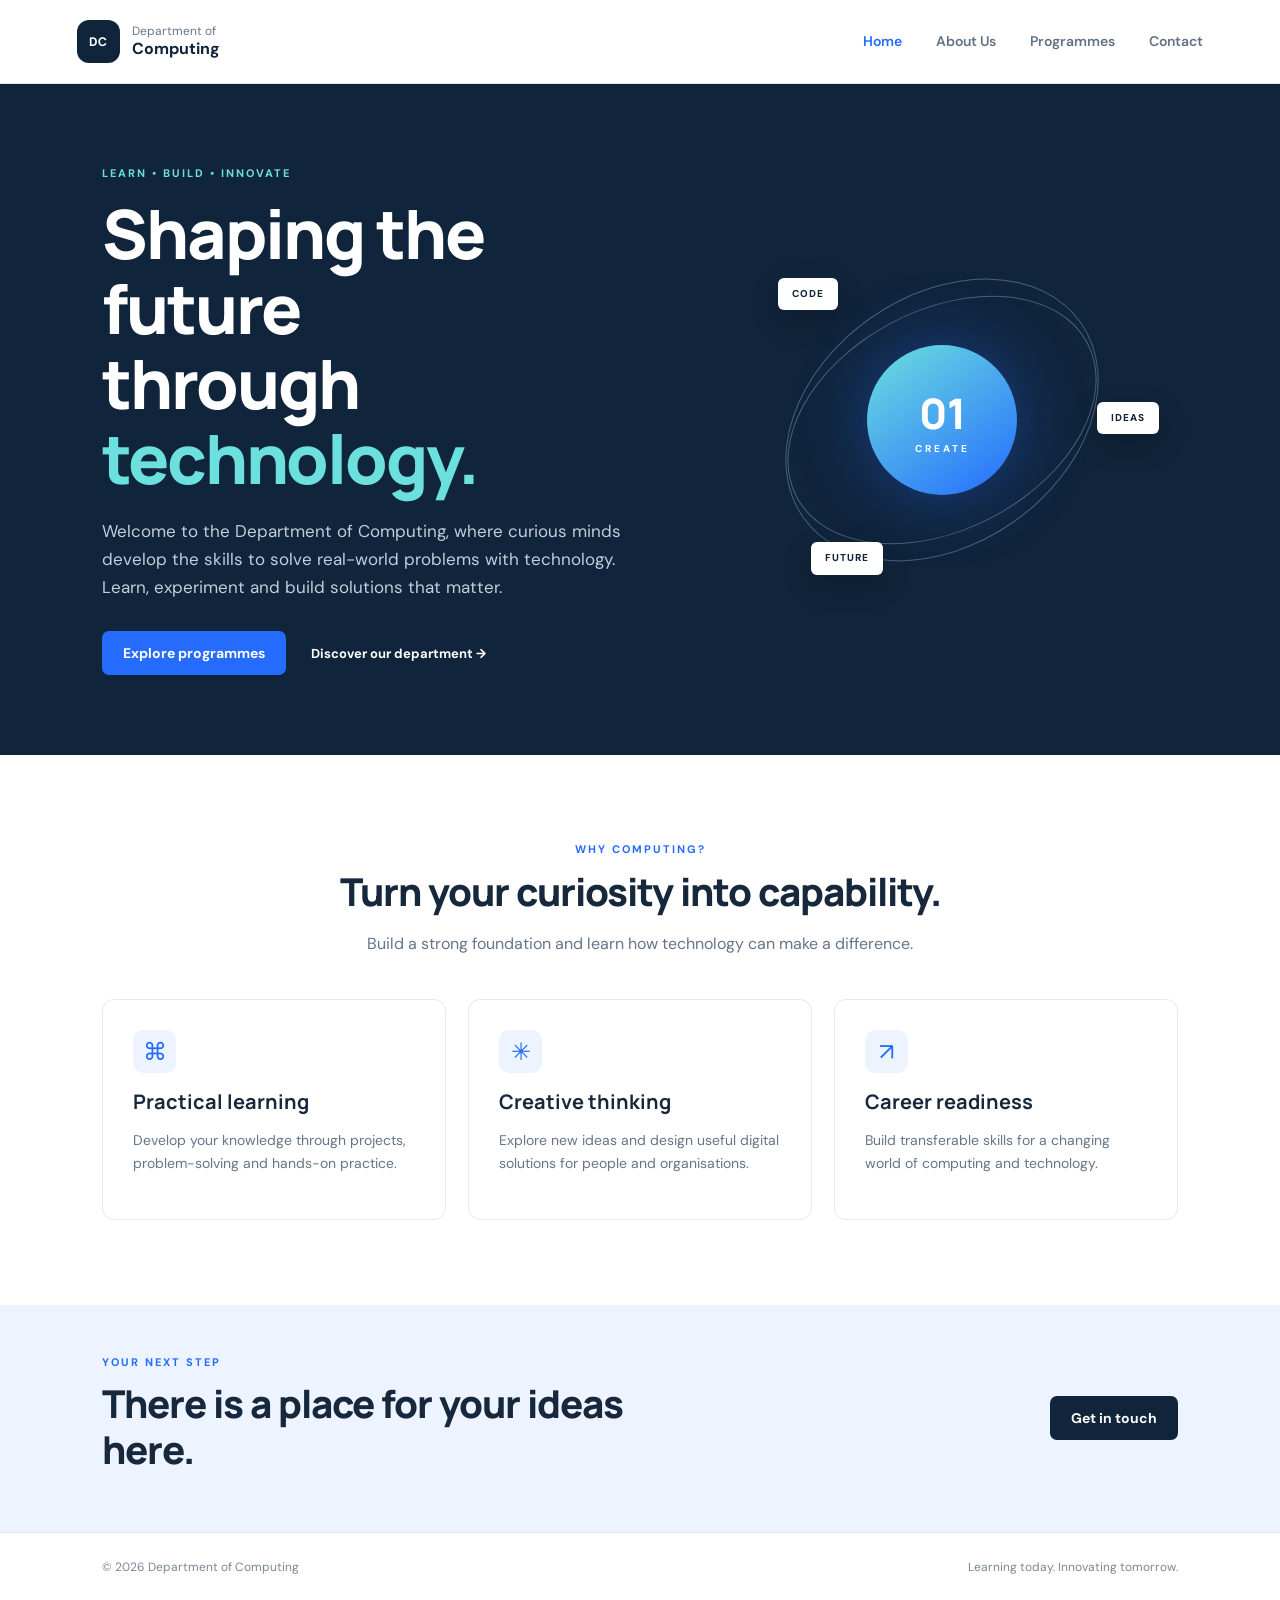
<file: index.html>
<!DOCTYPE html>
<html lang="en">
<head>
  <meta charset="UTF-8">
  <meta name="viewport" content="width=device-width, initial-scale=1.0">
  <meta name="description" content="Department of Computing - learning, innovation and research.">
  <title>Department of Computing | Home</title>
  <link rel="stylesheet" href="css/style.css">
</head>
<body>
  <header class="site-header">
    <a class="brand" href="index.html"><span class="brand-mark">DC</span><span>Department of<br><strong>Computing</strong></span></a>
    <button class="menu-toggle" aria-label="Toggle navigation" aria-expanded="false">☰</button>
    <nav class="nav">
      <a class="active" href="index.html">Home</a><a href="about.html">About Us</a>
      <a href="programmes.html">Programmes</a><a href="contact.html">Contact</a>
    </nav>
  </header>
  <main>
    <section class="hero">
      <div class="hero-content">
        <p class="eyebrow">LEARN • BUILD • INNOVATE</p>
        <h1>Shaping the future<br>through <span>technology.</span></h1>
        <p>Welcome to the Department of Computing, where curious minds develop the skills to solve real-world problems with technology. Learn, experiment and build solutions that matter.</p>
        <div class="hero-actions"><a class="btn" href="programmes.html">Explore programmes</a><a class="text-link" href="about.html">Discover our department →</a></div>
      </div>
      <div class="hero-art" aria-label="Abstract technology illustration"><div class="orbit orbit-one"></div><div class="orbit orbit-two"></div><div class="core">01<br><small>CREATE</small></div><span class="float-tag tag-a">CODE</span><span class="float-tag tag-b">IDEAS</span><span class="float-tag tag-c">FUTURE</span></div>
    </section>
    <section class="section">
      <div class="section-heading"><p class="eyebrow">WHY COMPUTING?</p><h2>Turn your curiosity into capability.</h2><p>Build a strong foundation and learn how technology can make a difference.</p></div>
      <div class="cards three">
        <article class="info-card"><div class="card-icon">⌘</div><h3>Practical learning</h3><p>Develop your knowledge through projects, problem-solving and hands-on practice.</p></article>
        <article class="info-card"><div class="card-icon">✳</div><h3>Creative thinking</h3><p>Explore new ideas and design useful digital solutions for people and organisations.</p></article>
        <article class="info-card"><div class="card-icon">↗</div><h3>Career readiness</h3><p>Build transferable skills for a changing world of computing and technology.</p></article>
      </div>
    </section>
    <section class="cta"><div><p class="eyebrow">YOUR NEXT STEP</p><h2>There is a place for your ideas here.</h2></div><a class="btn btn-light" href="contact.html">Get in touch</a></section>
  </main>
  <footer><span>© 2026 Department of Computing</span><span>Learning today. Innovating tomorrow.</span></footer>
  <script src="js/main.js"></script>
</body></html>
</file>
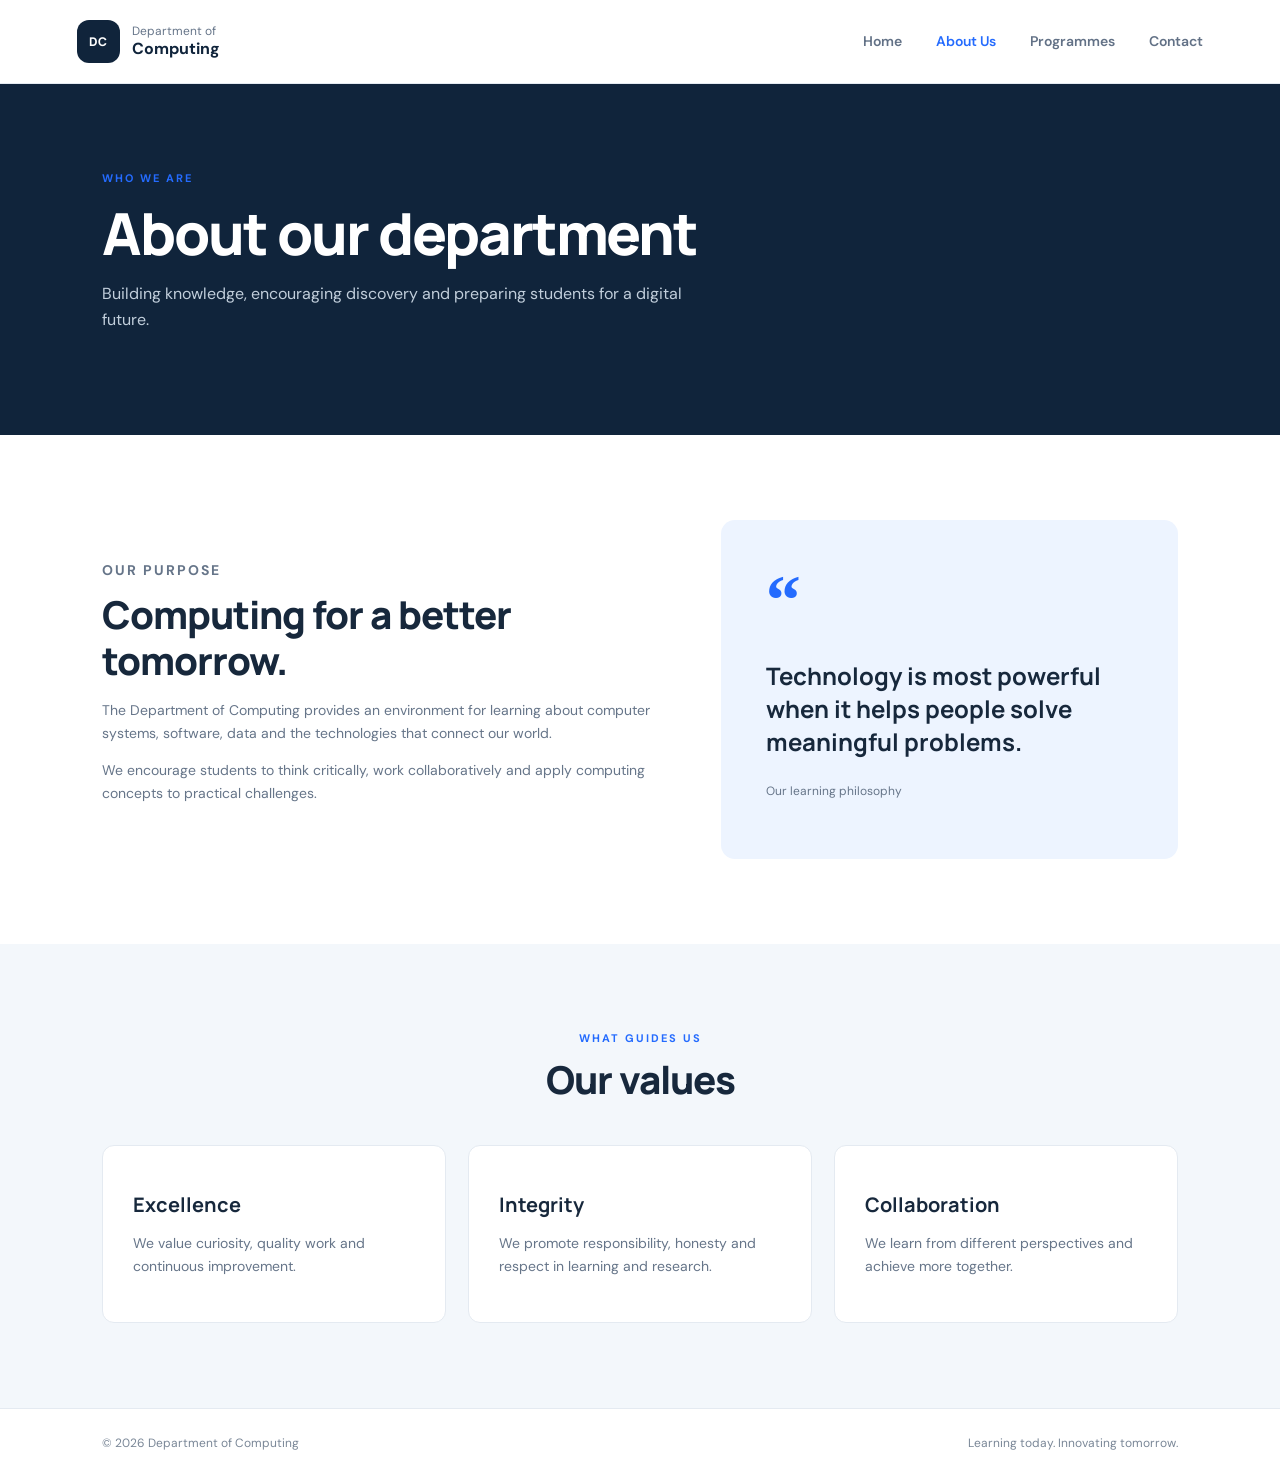
<file: about.html>
<!DOCTYPE html>
<html lang="en"><head><meta charset="UTF-8"><meta name="viewport" content="width=device-width, initial-scale=1.0"><title>About Us | Department of Computing</title><link rel="stylesheet" href="css/style.css"></head>
<body><header class="site-header"><a class="brand" href="index.html"><span class="brand-mark">DC</span><span>Department of<br><strong>Computing</strong></span></a><button class="menu-toggle" aria-label="Toggle navigation" aria-expanded="false">☰</button><nav class="nav"><a href="index.html">Home</a><a class="active" href="about.html">About Us</a><a href="programmes.html">Programmes</a><a href="contact.html">Contact</a></nav></header>
<main><section class="page-hero"><p class="eyebrow">WHO WE ARE</p><h1>About our department</h1><p>Building knowledge, encouraging discovery and preparing students for a digital future.</p></section>
<section class="section split"><div><p class="eyebrow">OUR PURPOSE</p><h2>Computing for a better tomorrow.</h2><p>The Department of Computing provides an environment for learning about computer systems, software, data and the technologies that connect our world.</p><p>We encourage students to think critically, work collaboratively and apply computing concepts to practical challenges.</p></div><div class="quote-panel"><span class="quote-mark">“</span><h3>Technology is most powerful when it helps people solve meaningful problems.</h3><p>Our learning philosophy</p></div></section>
<section class="section muted"><div class="section-heading"><p class="eyebrow">WHAT GUIDES US</p><h2>Our values</h2></div><div class="cards three"><article class="info-card"><h3>Excellence</h3><p>We value curiosity, quality work and continuous improvement.</p></article><article class="info-card"><h3>Integrity</h3><p>We promote responsibility, honesty and respect in learning and research.</p></article><article class="info-card"><h3>Collaboration</h3><p>We learn from different perspectives and achieve more together.</p></article></div></section></main>
<footer><span>© 2026 Department of Computing</span><span>Learning today. Innovating tomorrow.</span></footer><script src="js/main.js"></script></body></html>
</file>
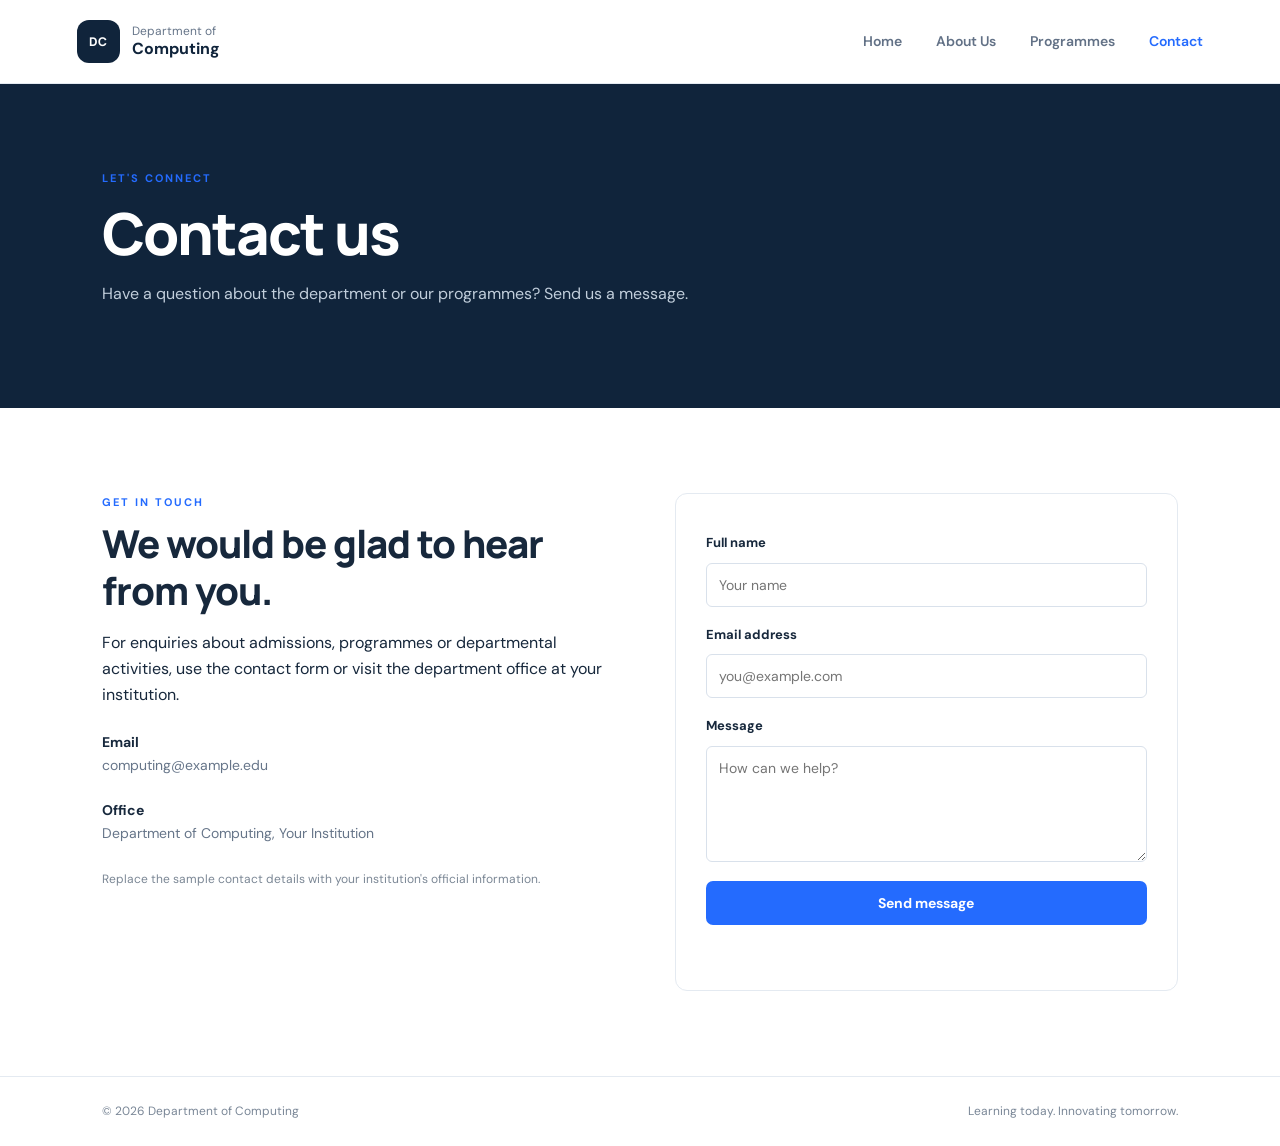
<file: contact.html>
<!DOCTYPE html>
<html lang="en"><head><meta charset="UTF-8"><meta name="viewport" content="width=device-width, initial-scale=1.0"><title>Contact Us | Department of Computing</title><link rel="stylesheet" href="css/style.css"></head>
<body><header class="site-header"><a class="brand" href="index.html"><span class="brand-mark">DC</span><span>Department of<br><strong>Computing</strong></span></a><button class="menu-toggle" aria-label="Toggle navigation" aria-expanded="false">☰</button><nav class="nav"><a href="index.html">Home</a><a href="about.html">About Us</a><a href="programmes.html">Programmes</a><a class="active" href="contact.html">Contact</a></nav></header>
<main><section class="page-hero"><p class="eyebrow">LET'S CONNECT</p><h1>Contact us</h1><p>Have a question about the department or our programmes? Send us a message.</p></section>
<section class="section contact-layout"><div><p class="eyebrow">GET IN TOUCH</p><h2>We would be glad to hear from you.</h2><p>For enquiries about admissions, programmes or departmental activities, use the contact form or visit the department office at your institution.</p><div class="contact-detail"><strong>Email</strong><span>computing@example.edu</span></div><div class="contact-detail"><strong>Office</strong><span>Department of Computing, Your Institution</span></div><p class="note">Replace the sample contact details with your institution's official information.</p></div>
<form class="contact-form" id="contact-form"><label for="name">Full name</label><input id="name" name="name" required placeholder="Your name"><label for="email">Email address</label><input id="email" name="email" type="email" required placeholder="you@example.com"><label for="message">Message</label><textarea id="message" name="message" rows="5" required placeholder="How can we help?"></textarea><button class="btn" type="submit">Send message</button><p class="form-feedback" aria-live="polite"></p></form></section></main>
<footer><span>© 2026 Department of Computing</span><span>Learning today. Innovating tomorrow.</span></footer><script src="js/main.js"></script></body></html>
</file>
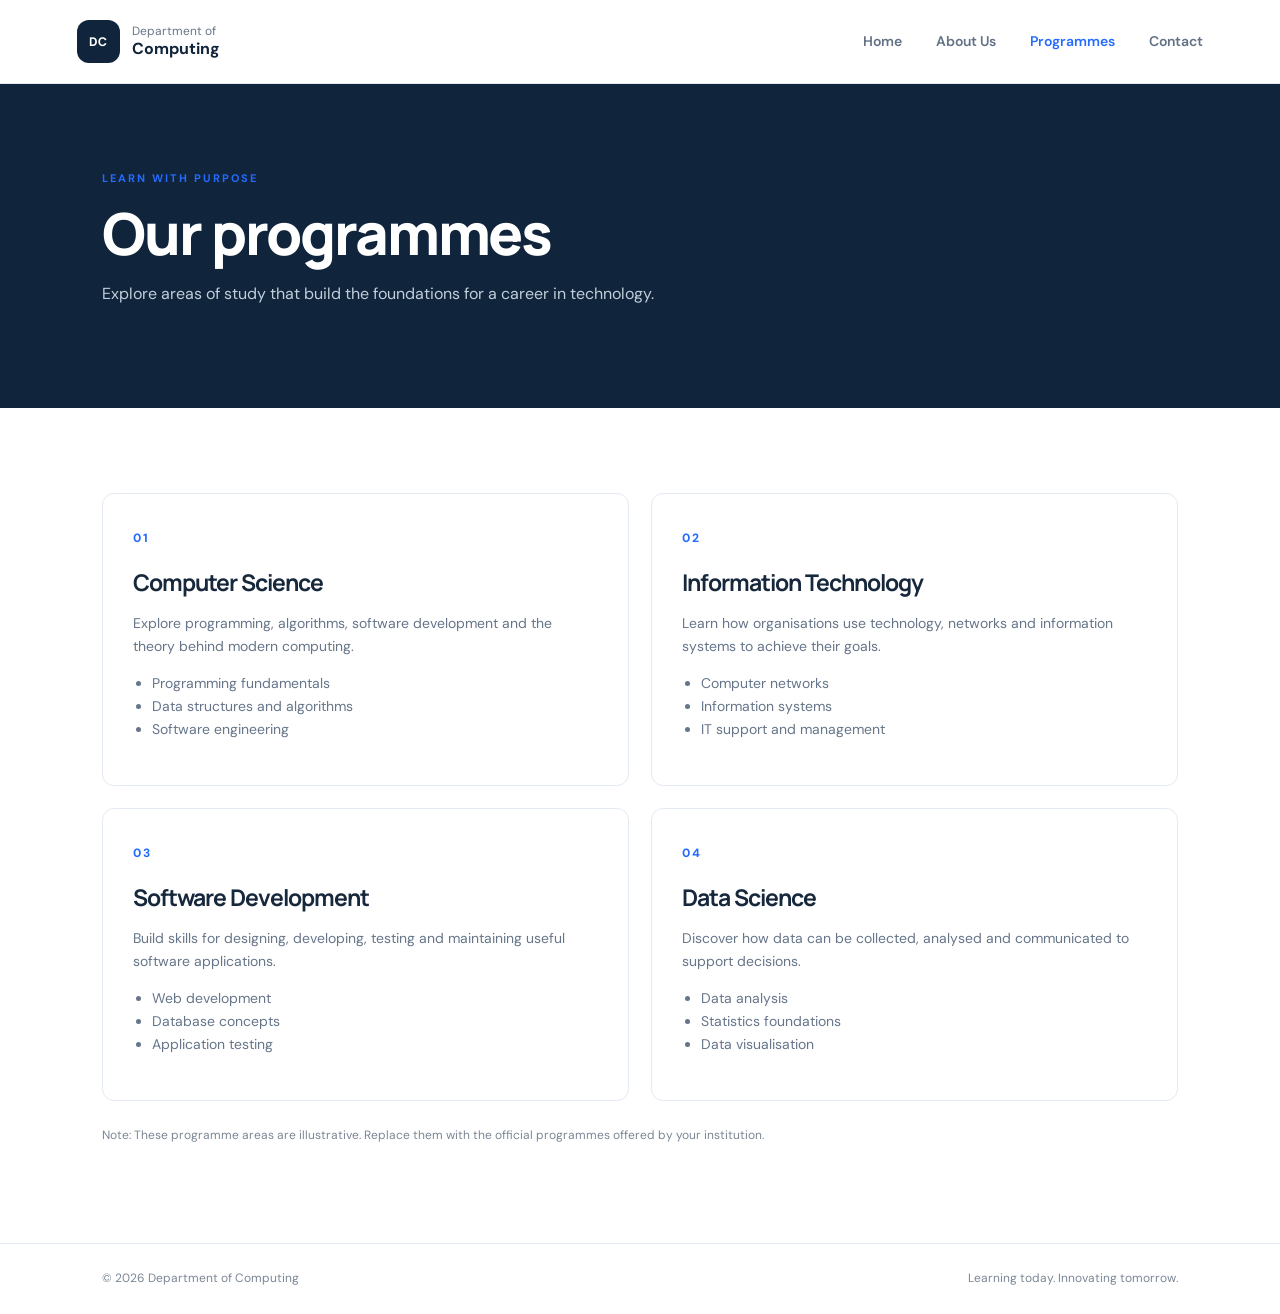
<file: programmes.html>
<!DOCTYPE html>
<html lang="en"><head><meta charset="UTF-8"><meta name="viewport" content="width=device-width, initial-scale=1.0"><title>Programmes | Department of Computing</title><link rel="stylesheet" href="css/style.css"></head>
<body><header class="site-header"><a class="brand" href="index.html"><span class="brand-mark">DC</span><span>Department of<br><strong>Computing</strong></span></a><button class="menu-toggle" aria-label="Toggle navigation" aria-expanded="false">☰</button><nav class="nav"><a href="index.html">Home</a><a href="about.html">About Us</a><a class="active" href="programmes.html">Programmes</a><a href="contact.html">Contact</a></nav></header>
<main><section class="page-hero"><p class="eyebrow">LEARN WITH PURPOSE</p><h1>Our programmes</h1><p>Explore areas of study that build the foundations for a career in technology.</p></section>
<section class="section"><div class="cards two"><article class="programme-card"><span class="programme-number">01</span><h2>Computer Science</h2><p>Explore programming, algorithms, software development and the theory behind modern computing.</p><ul><li>Programming fundamentals</li><li>Data structures and algorithms</li><li>Software engineering</li></ul></article><article class="programme-card"><span class="programme-number">02</span><h2>Information Technology</h2><p>Learn how organisations use technology, networks and information systems to achieve their goals.</p><ul><li>Computer networks</li><li>Information systems</li><li>IT support and management</li></ul></article><article class="programme-card"><span class="programme-number">03</span><h2>Software Development</h2><p>Build skills for designing, developing, testing and maintaining useful software applications.</p><ul><li>Web development</li><li>Database concepts</li><li>Application testing</li></ul></article><article class="programme-card"><span class="programme-number">04</span><h2>Data Science</h2><p>Discover how data can be collected, analysed and communicated to support decisions.</p><ul><li>Data analysis</li><li>Statistics foundations</li><li>Data visualisation</li></ul></article></div><p class="note">Note: These programme areas are illustrative. Replace them with the official programmes offered by your institution.</p></section></main>
<footer><span>© 2026 Department of Computing</span><span>Learning today. Innovating tomorrow.</span></footer><script src="js/main.js"></script></body></html>
</file>
<file: css/style.css>
@import url('https://fonts.googleapis.com/css2?family=DM+Sans:wght@400;500;600;700&family=Manrope:wght@400;500;600;700;800&display=swap');
:root{--navy:#10243b;--blue:#246bfe;--cyan:#6ce0df;--ink:#17283c;--muted:#667589;--pale:#f3f7fb;--line:#e4eaf1}*{box-sizing:border-box}body{margin:0;color:var(--ink);font-family:'DM Sans',sans-serif;line-height:1.65}a{color:inherit;text-decoration:none}.site-header{height:84px;padding:0 max(6vw,24px);display:flex;align-items:center;justify-content:space-between;background:#fff;border-bottom:1px solid var(--line)}.brand{display:flex;align-items:center;gap:12px;font-size:12px;line-height:1.25;color:var(--muted)}.brand strong{font-size:16px;color:var(--navy)}.brand-mark{display:grid;place-items:center;width:43px;height:43px;background:var(--navy);color:white;border-radius:12px;font-weight:800;font-family:Manrope}.nav{display:flex;gap:34px;font-size:14px;font-weight:600}.nav a{color:#627186}.nav a:hover,.nav a.active{color:var(--blue)}.menu-toggle{display:none;border:0;background:none;font-size:25px}.hero{min-height:570px;background:var(--navy);color:#fff;padding:80px max(8vw,28px);display:grid;grid-template-columns:1.1fr .9fr;align-items:center;gap:30px;overflow:hidden}.hero h1,.page-hero h1{font:800 clamp(42px,5.5vw,68px)/1.1 Manrope;margin:14px 0 22px;letter-spacing:-2px}.hero h1 span{color:var(--cyan)}.hero-content>p:not(.eyebrow){max-width:520px;color:#c1cedb;font-size:17px}.eyebrow{font-size:11px;letter-spacing:2px;font-weight:700;color:var(--blue);margin:0}.hero .eyebrow{color:var(--cyan)}.hero-actions{display:flex;align-items:center;gap:25px;margin-top:30px}.btn{display:inline-block;border:0;border-radius:7px;background:var(--blue);color:white;padding:13px 21px;font:700 14px 'DM Sans';cursor:pointer}.btn:hover{background:#1456df}.text-link{font-size:13px;font-weight:700;color:#fff}.hero-art{height:360px;position:relative;display:grid;place-items:center}.orbit{position:absolute;border:1px solid #47617b;border-radius:50%;transform:rotate(-28deg)}.orbit-one{width:330px;height:220px}.orbit-two{width:250px;height:340px;transform:rotate(55deg)}.core{width:150px;height:150px;border-radius:50%;background:linear-gradient(145deg,#6ce0df,#246bfe);display:grid;place-content:center;text-align:center;font:800 42px Manrope;box-shadow:0 0 70px #246bfe66}.core small{font:700 10px 'DM Sans';letter-spacing:3px}.float-tag{position:absolute;background:#fff;color:var(--navy);padding:8px 14px;border-radius:6px;font-size:10px;font-weight:800;letter-spacing:1px;box-shadow:0 10px 30px #0003}.tag-a{top:38px;left:15%}.tag-b{right:4%;top:45%}.tag-c{bottom:25px;left:22%}.section{padding:85px max(8vw,28px)}.section-heading{text-align:center;max-width:620px;margin:0 auto 42px}.section h2,.cta h2{font:800 clamp(28px,3vw,40px)/1.2 Manrope;letter-spacing:-1px;margin:10px 0}.section-heading>p:last-child{color:var(--muted)}.cards{display:grid;gap:22px}.three{grid-template-columns:repeat(3,1fr)}.two{grid-template-columns:repeat(2,1fr)}.info-card,.programme-card{padding:30px;border:1px solid var(--line);border-radius:12px;background:#fff}.info-card h3,.programme-card h2{font:700 20px Manrope;margin:15px 0 8px}.info-card p,.programme-card p,.split p{color:var(--muted);font-size:14px}.card-icon{width:43px;height:43px;display:grid;place-items:center;border-radius:10px;background:#edf4ff;color:var(--blue);font-size:24px}.cta{background:#edf4ff;padding:48px max(8vw,28px);display:flex;align-items:center;justify-content:space-between;gap:20px}.cta h2{max-width:600px}.btn-light{background:var(--navy);white-space:nowrap}footer{padding:25px max(8vw,28px);display:flex;justify-content:space-between;gap:15px;color:#7a8797;font-size:12px;border-top:1px solid var(--line)}.page-hero{background:var(--navy);color:#fff;padding:85px max(8vw,28px)}.page-hero h1{font-size:clamp(40px,5vw,58px);margin-bottom:14px}.page-hero>p:last-child{color:#c1cedb;max-width:620px}.split{display:grid;grid-template-columns:1.1fr .9fr;gap:60px;align-items:center}.quote-panel{background:#edf4ff;padding:45px;border-radius:14px}.quote-mark{font:800 70px Georgia;color:var(--blue);line-height:1}.quote-panel h3{font:700 24px Manrope}.quote-panel p{font-size:12px!important}.muted{background:var(--pale)}.programme-number{color:var(--blue);font-weight:800;font-size:12px;letter-spacing:2px}.programme-card h2{font-size:23px}.programme-card ul{padding-left:19px;color:var(--muted);font-size:14px}.note{font-size:12px;color:#7b8795;margin-top:25px}.contact-layout{display:grid;grid-template-columns:1fr 1fr;gap:70px}.contact-layout h2{max-width:460px}.contact-detail{display:flex;flex-direction:column;margin-top:22px;font-size:14px}.contact-detail span{color:var(--muted)}.contact-form{padding:30px;border:1px solid var(--line);border-radius:12px;display:flex;flex-direction:column;gap:9px}.contact-form label{font-size:13px;font-weight:700;margin-top:8px}.contact-form input,.contact-form textarea{width:100%;padding:12px;border:1px solid #d9e1eb;border-radius:6px;font:14px 'DM Sans';resize:vertical}.contact-form .btn{margin-top:10px}.form-feedback{font-size:13px;color:#16734a}.form-feedback.error{color:#b42318}@media(max-width:760px){.site-header{height:72px}.menu-toggle{display:block}.nav{display:none;position:absolute;z-index:5;top:72px;left:0;right:0;background:#fff;padding:20px 28px;flex-direction:column;gap:18px;border-bottom:1px solid var(--line)}.nav.open{display:flex}.hero{grid-template-columns:1fr;padding-top:65px}.hero-art{height:280px}.three{grid-template-columns:1fr}.two{grid-template-columns:1fr}.split,.contact-layout{grid-template-columns:1fr;gap:30px}.cta,footer{align-items:flex-start;flex-direction:column}.section{padding-top:60px;padding-bottom:60px}}
</file>
